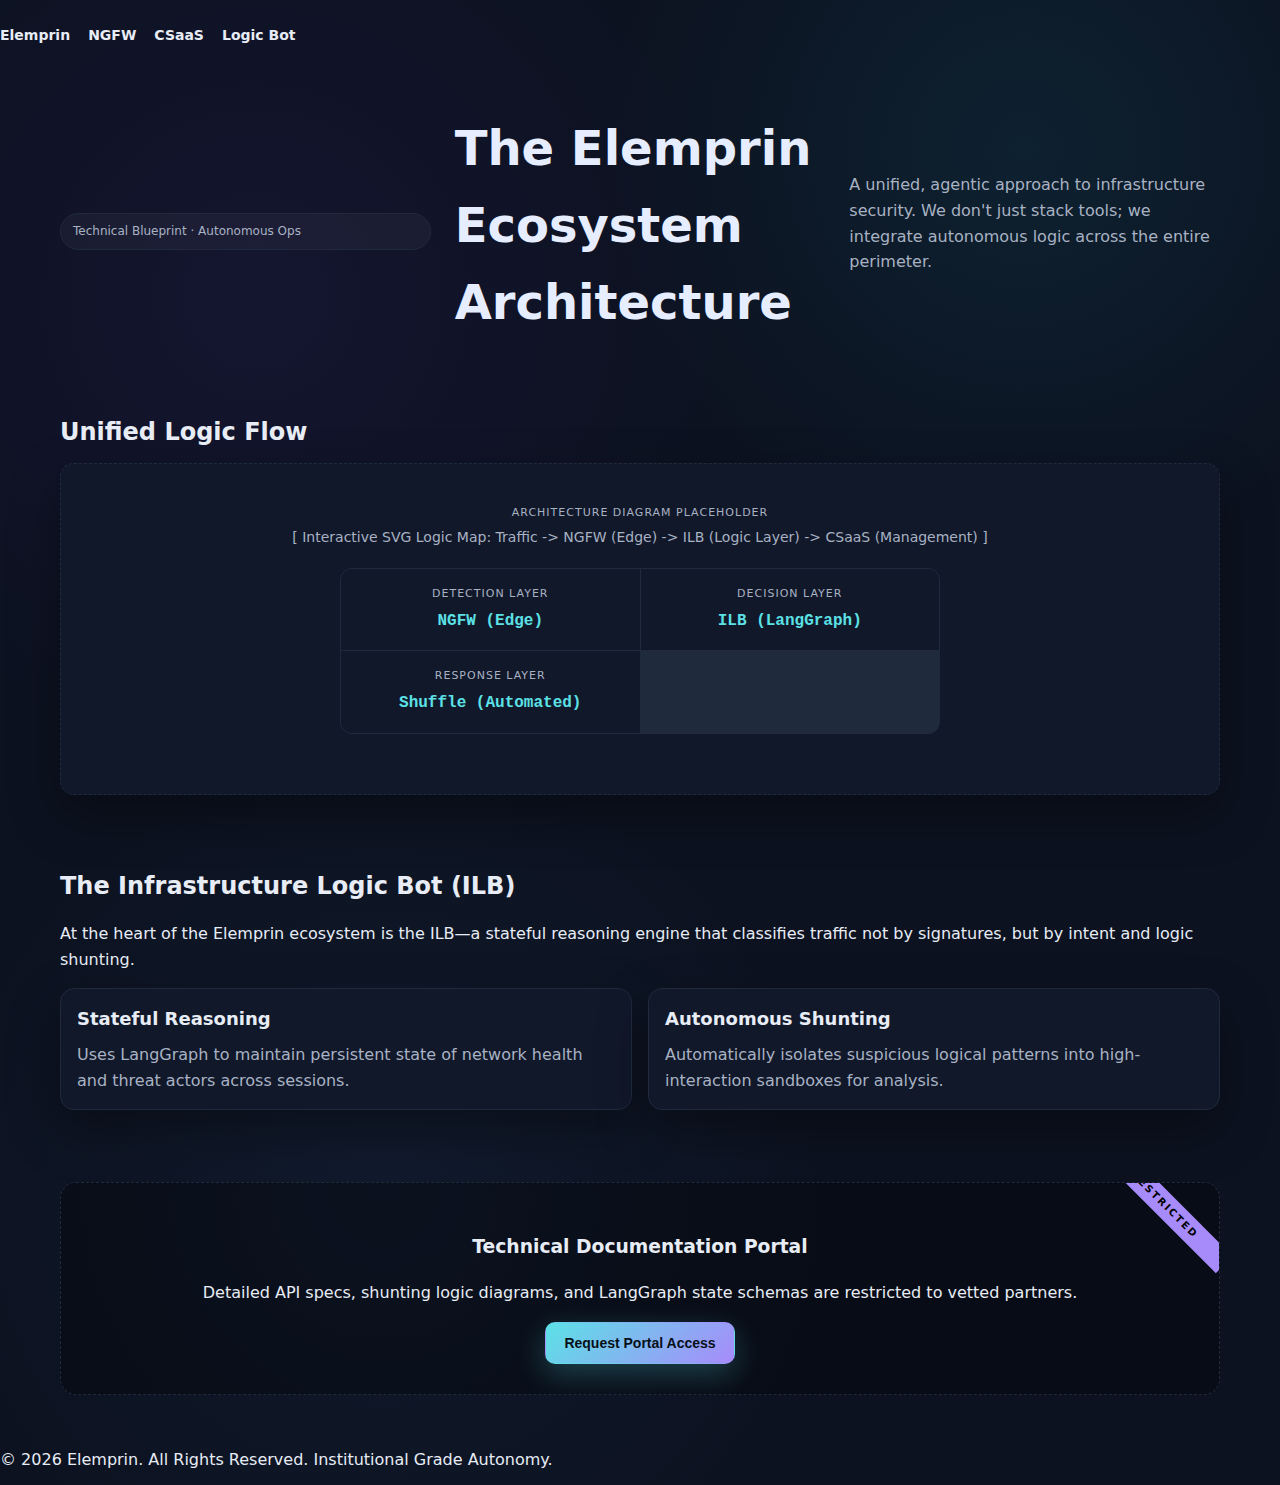
<file: architecture.html>
<!DOCTYPE html>
<html lang="en">
<head>
    <meta charset="UTF-8">
    <meta name="viewport" content="width=device-width, initial-scale=1.0">
    <title>Ecosystem Architecture | Institutional Proof | Elemprin</title>
    <link rel="stylesheet" href="style.css">
</head>
<body class="architecture-page">
    <header>
        <nav>
            <a href="index.html">Elemprin</a>
            <a href="solution-next-gen-firewall.html">NGFW</a>
            <a href="solution-csaas.html">CSaaS</a>
            <a href="#logic">Logic Bot</a>
        </nav>
    </header>

    <main class="container">
        <section class="hero">
            <div class="badge">Technical Blueprint · Autonomous Ops</div>
            <h1>The Elemprin Ecosystem Architecture</h1>
            <p>A unified, agentic approach to infrastructure security. We don't just stack tools; we integrate autonomous logic across the entire perimeter.</p>
        </section>

        <section class="section">
            <h2>Unified Logic Flow</h2>
            <div class="card" style="padding: 40px; border-style: dashed; text-align: center;">
                <div class="spec-label">Architecture Diagram Placeholder</div>
                <p style="color: var(--muted); font-size: 14px;">[ Interactive SVG Logic Map: Traffic -> NGFW (Edge) -> ILB (Logic Layer) -> CSaaS (Management) ]</p>
                <div class="spec-grid" style="max-width: 600px; margin: 20px auto;">
                    <div class="spec-item"><span class="spec-label">Detection Layer</span><span class="spec-value">NGFW (Edge)</span></div>
                    <div class="spec-item"><span class="spec-label">Decision Layer</span><span class="spec-value">ILB (LangGraph)</span></div>
                    <div class="spec-item"><span class="spec-label">Response Layer</span><span class="spec-value">Shuffle (Automated)</span></div>
                </div>
            </div>
        </section>

        <section id="logic" class="section">
            <h2>The Infrastructure Logic Bot (ILB)</h2>
            <p>At the heart of the Elemprin ecosystem is the ILB—a stateful reasoning engine that classifies traffic not by signatures, but by intent and logic shunting.</p>
            <div class="grid">
                <div class="card">
                    <h3>Stateful Reasoning</h3>
                    <p>Uses LangGraph to maintain persistent state of network health and threat actors across sessions.</p>
                </div>
                <div class="card">
                    <h3>Autonomous Shunting</h3>
                    <p>Automatically isolates suspicious logical patterns into high-interaction sandboxes for analysis.</p>
                </div>
            </div>
        </section>

        <section class="section">
            <div class="access-lock">
                <h3>Technical Documentation Portal</h3>
                <p>Detailed API specs, shunting logic diagrams, and LangGraph state schemas are restricted to vetted partners.</p>
                <button class="btn btn-primary">Request Portal Access</button>
            </div>
        </section>
    </main>

    <footer>
        <p>&copy; 2026 Elemprin. All Rights Reserved. Institutional Grade Autonomy.</p>
    </footer>
</body>
</html>
</file>
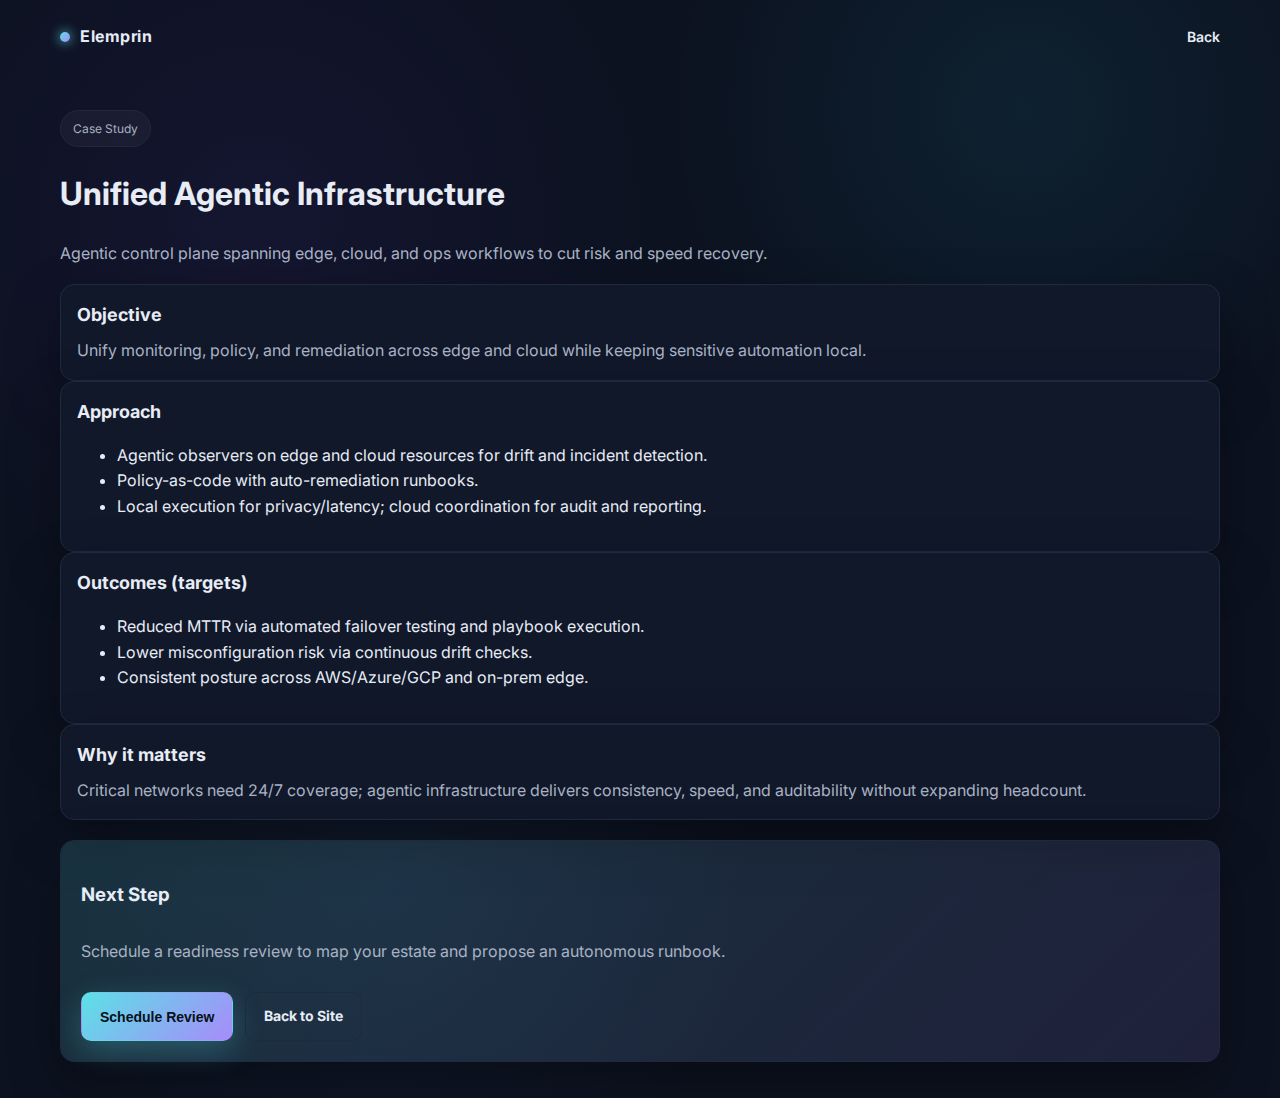
<file: case-study-unified.html>
<!DOCTYPE html>
<html lang="en">
<head>
  <meta charset="UTF-8" />
  <meta name="viewport" content="width=device-width, initial-scale=1.0" />
  <title>Case Study | Unified Agentic Infrastructure</title>
  <link rel="preconnect" href="https://fonts.googleapis.com" />
  <link rel="preconnect" href="https://fonts.gstatic.com" crossorigin />
  <link href="https://fonts.googleapis.com/css2?family=Inter:wght@400;500;600;700&display=swap" rel="stylesheet" />
  <link rel="stylesheet" href="style.css" />
</head>
<body>
  <div class="container">
    <header>
      <div class="logo"><span class="logo-dot"></span>Elemprin</div>
      <nav>
        <a href="index.html#case">Back</a>
      </nav>
    </header>

    <section class="section">
      <div class="badge">Case Study</div>
      <h1>Unified Agentic Infrastructure</h1>
      <p class="lead">Agentic control plane spanning edge, cloud, and ops workflows to cut risk and speed recovery.</p>

      <div class="card">
        <h3>Objective</h3>
        <p>Unify monitoring, policy, and remediation across edge and cloud while keeping sensitive automation local.</p>
      </div>

      <div class="card">
        <h3>Approach</h3>
        <ul>
          <li>Agentic observers on edge and cloud resources for drift and incident detection.</li>
          <li>Policy-as-code with auto-remediation runbooks.</li>
          <li>Local execution for privacy/latency; cloud coordination for audit and reporting.</li>
        </ul>
      </div>

      <div class="card">
        <h3>Outcomes (targets)</h3>
        <ul>
          <li>Reduced MTTR via automated failover testing and playbook execution.</li>
          <li>Lower misconfiguration risk via continuous drift checks.</li>
          <li>Consistent posture across AWS/Azure/GCP and on-prem edge.</li>
        </ul>
      </div>

      <div class="card">
        <h3>Why it matters</h3>
        <p>Critical networks need 24/7 coverage; agentic infrastructure delivers consistency, speed, and auditability without expanding headcount.</p>
      </div>

      <div class="footer-cta" style="margin-top:20px;">
        <h3>Next Step</h3>
        <p class="lead">Schedule a readiness review to map your estate and propose an autonomous runbook.</p>
        <div class="ctas">
          <button class="btn btn-primary">Schedule Review</button>
          <a class="btn btn-secondary" href="index.html#contact">Back to Site</a>
        </div>
      </div>
    </section>
  </div>
</body>
</html>
</file>
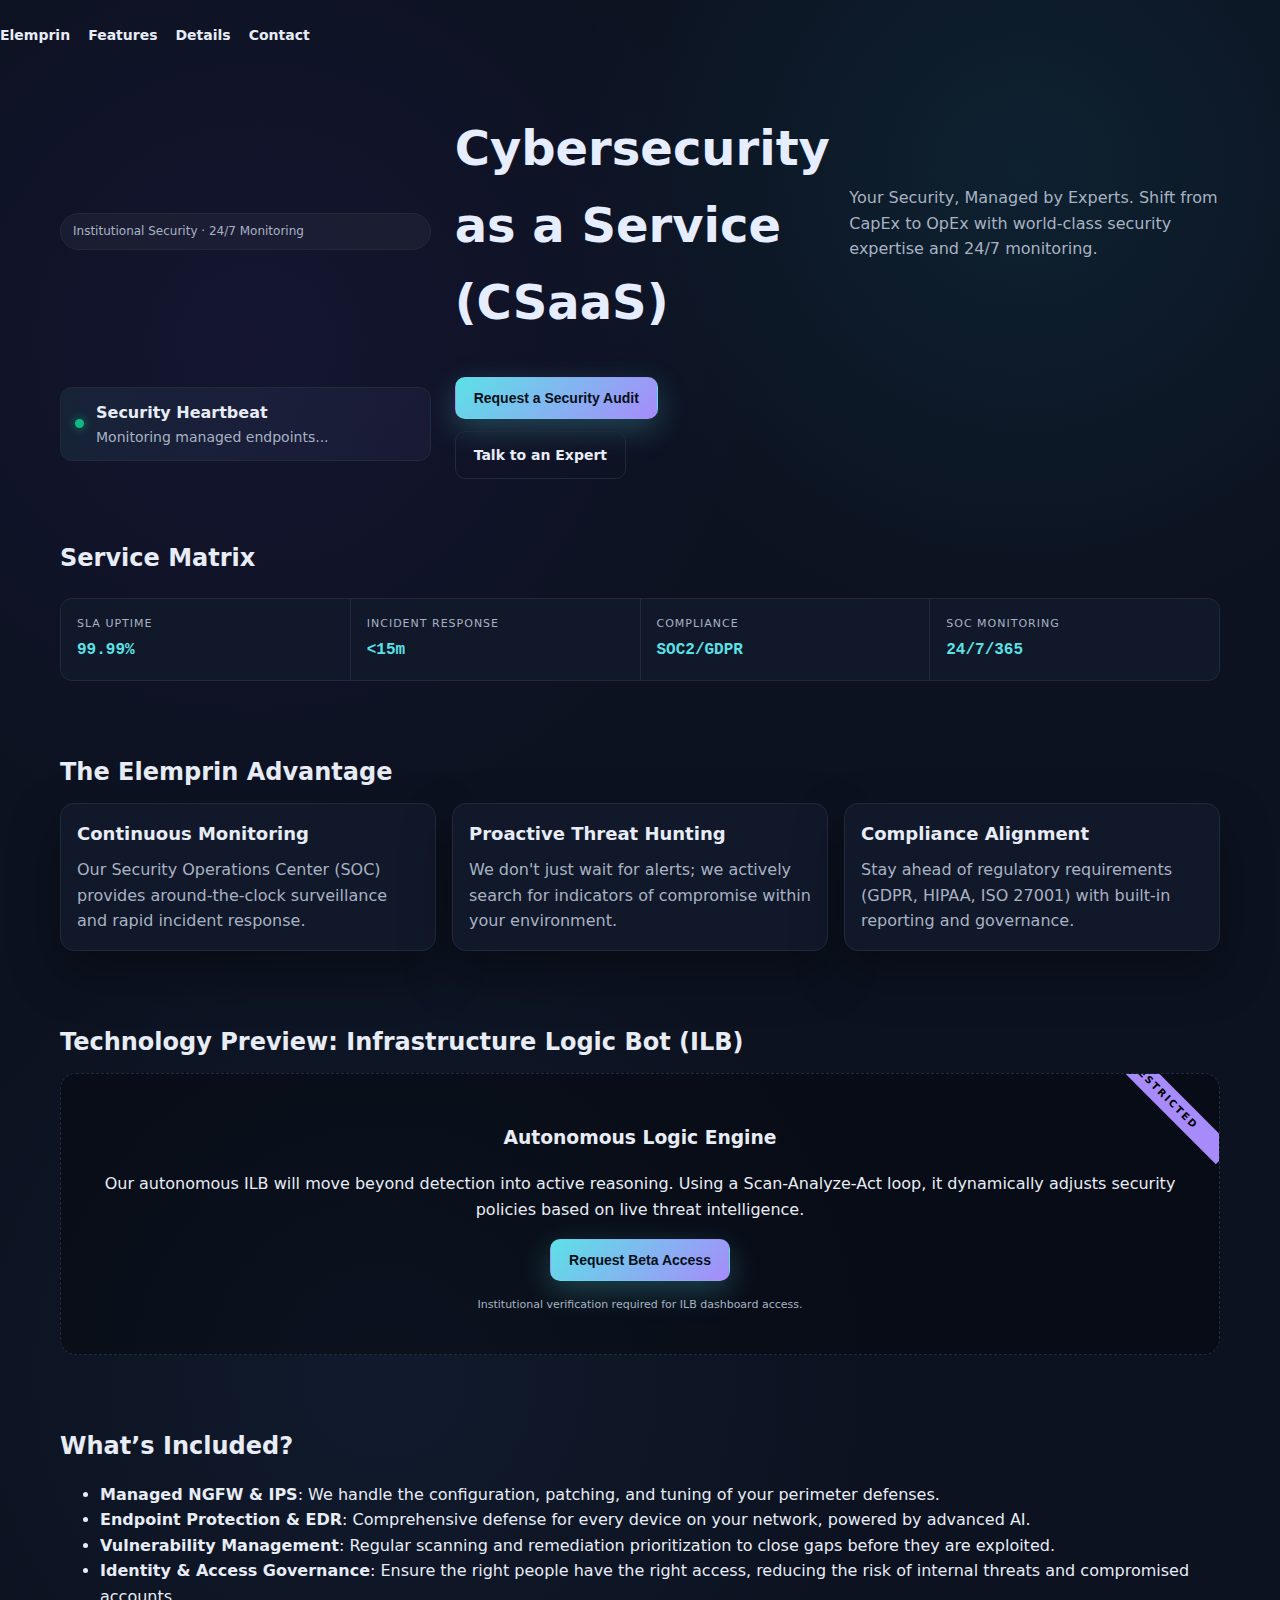
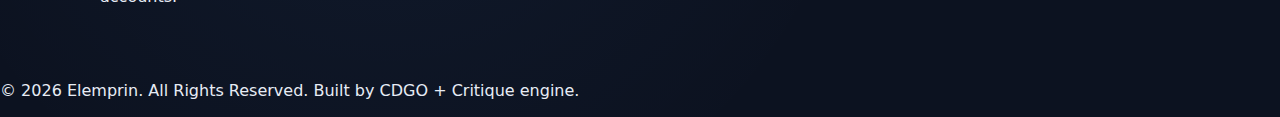
<file: solution-csaas.html>
<!DOCTYPE html>
<html lang="en">
<head>
    <meta charset="UTF-8">
    <meta name="viewport" content="width=device-width, initial-scale=1.0">
    <title>Cybersecurity as a Service (CSaaS) | Managed Protection | Elemprin</title>
    <link rel="stylesheet" href="style.css">
    <meta name="description" content="Elemprin’s Cybersecurity as a Service (CSaaS) allows you to shift from CapEx to OpEx while gaining access to world-class security expertise and 24/7 monitoring.">
</head>
<body class="solution-page">
    <header>
        <nav>
            <a href="index.html">Elemprin</a>
            <a href="#features">Features</a>
            <a href="#details">Details</a>
            <a href="#contact">Contact</a>
        </nav>
    </header>

    <main class="container">
        <section class="hero">
            <div class="badge">Institutional Security · 24/7 Monitoring</div>
            <h1>Cybersecurity as a Service (CSaaS)</h1>
            <p>Your Security, Managed by Experts. Shift from CapEx to OpEx with world-class security expertise and 24/7 monitoring.</p>
            <div class="status-bar">
                <div class="status-inner">
                    <div class="status-dot"></div>
                    <div>
                        <div class="status-text">Security Heartbeat</div>
                        <div class="status-rotating" id="status-rotating">Monitoring managed endpoints...</div>
                    </div>
                </div>
            </div>
            <div class="ctas">
                <button class="btn btn-primary">Request a Security Audit</button>
                <a href="index.html#contact" class="btn btn-secondary">Talk to an Expert</a>
            </div>
        </section>

        <section class="section">
            <h2>Service Matrix</h2>
            <div class="spec-grid">
                <div class="spec-item"><span class="spec-label">SLA Uptime</span><span class="spec-value">99.99%</span></div>
                <div class="spec-item"><span class="spec-label">Incident Response</span><span class="spec-value">&lt;15m</span></div>
                <div class="spec-item"><span class="spec-label">Compliance</span><span class="spec-value">SOC2/GDPR</span></div>
                <div class="spec-item"><span class="spec-label">SOC Monitoring</span><span class="spec-value">24/7/365</span></div>
            </div>
        </section>

        <section id="features" class="section">
            <h2>The Elemprin Advantage</h2>
            <div class="grid">
                <div class="card">
                    <h3>Continuous Monitoring</h3>
                    <p>Our Security Operations Center (SOC) provides around-the-clock surveillance and rapid incident response.</p>
                </div>
                <div class="card">
                    <h3>Proactive Threat Hunting</h3>
                    <p>We don't just wait for alerts; we actively search for indicators of compromise within your environment.</p>
                </div>
                <div class="card">
                    <h3>Compliance Alignment</h3>
                    <p>Stay ahead of regulatory requirements (GDPR, HIPAA, ISO 27001) with built-in reporting and governance.</p>
                </div>
            </div>
        </section>

        <section class="section">
            <h2>Technology Preview: Infrastructure Logic Bot (ILB)</h2>
            <div class="access-lock">
                <h3>Autonomous Logic Engine</h3>
                <p>Our autonomous ILB will move beyond detection into active reasoning. Using a Scan-Analyze-Act loop, it dynamically adjusts security policies based on live threat intelligence.</p>
                <button class="btn btn-primary">Request Beta Access</button>
                <p style="font-size: 11px; margin-top: 15px; color: var(--muted);">Institutional verification required for ILB dashboard access.</p>
            </div>
        </section>

        <section id="details" class="section">
            <h2>What’s Included?</h2>
            <ul>
                <li><strong>Managed NGFW & IPS</strong>: We handle the configuration, patching, and tuning of your perimeter defenses.</li>
                <li><strong>Endpoint Protection & EDR</strong>: Comprehensive defense for every device on your network, powered by advanced AI.</li>
                <li><strong>Vulnerability Management</strong>: Regular scanning and remediation prioritization to close gaps before they are exploited.</li>
                <li><strong>Identity & Access Governance</strong>: Ensure the right people have the right access, reducing the risk of internal threats and compromised accounts.</li>
            </ul>
        </section>
    </main>

    <footer>
        <p>&copy; 2026 Elemprin. All Rights Reserved. Built by CDGO + Critique engine.</p>
    </footer>

    <script>
        const items = [
          'Monitoring managed endpoints...',
          'Analyzing flow data...',
          'Syncing threat intelligence...',
          'Verifying compliance status...',
          'Heartbeat stable.'
        ];
        let idx = 0;
        setInterval(() => {
          idx = (idx + 1) % items.length;
          const el = document.getElementById('status-rotating');
          if (el) el.textContent = items[idx];
        }, 6500);
    </script>
</body>
</html>
</file>
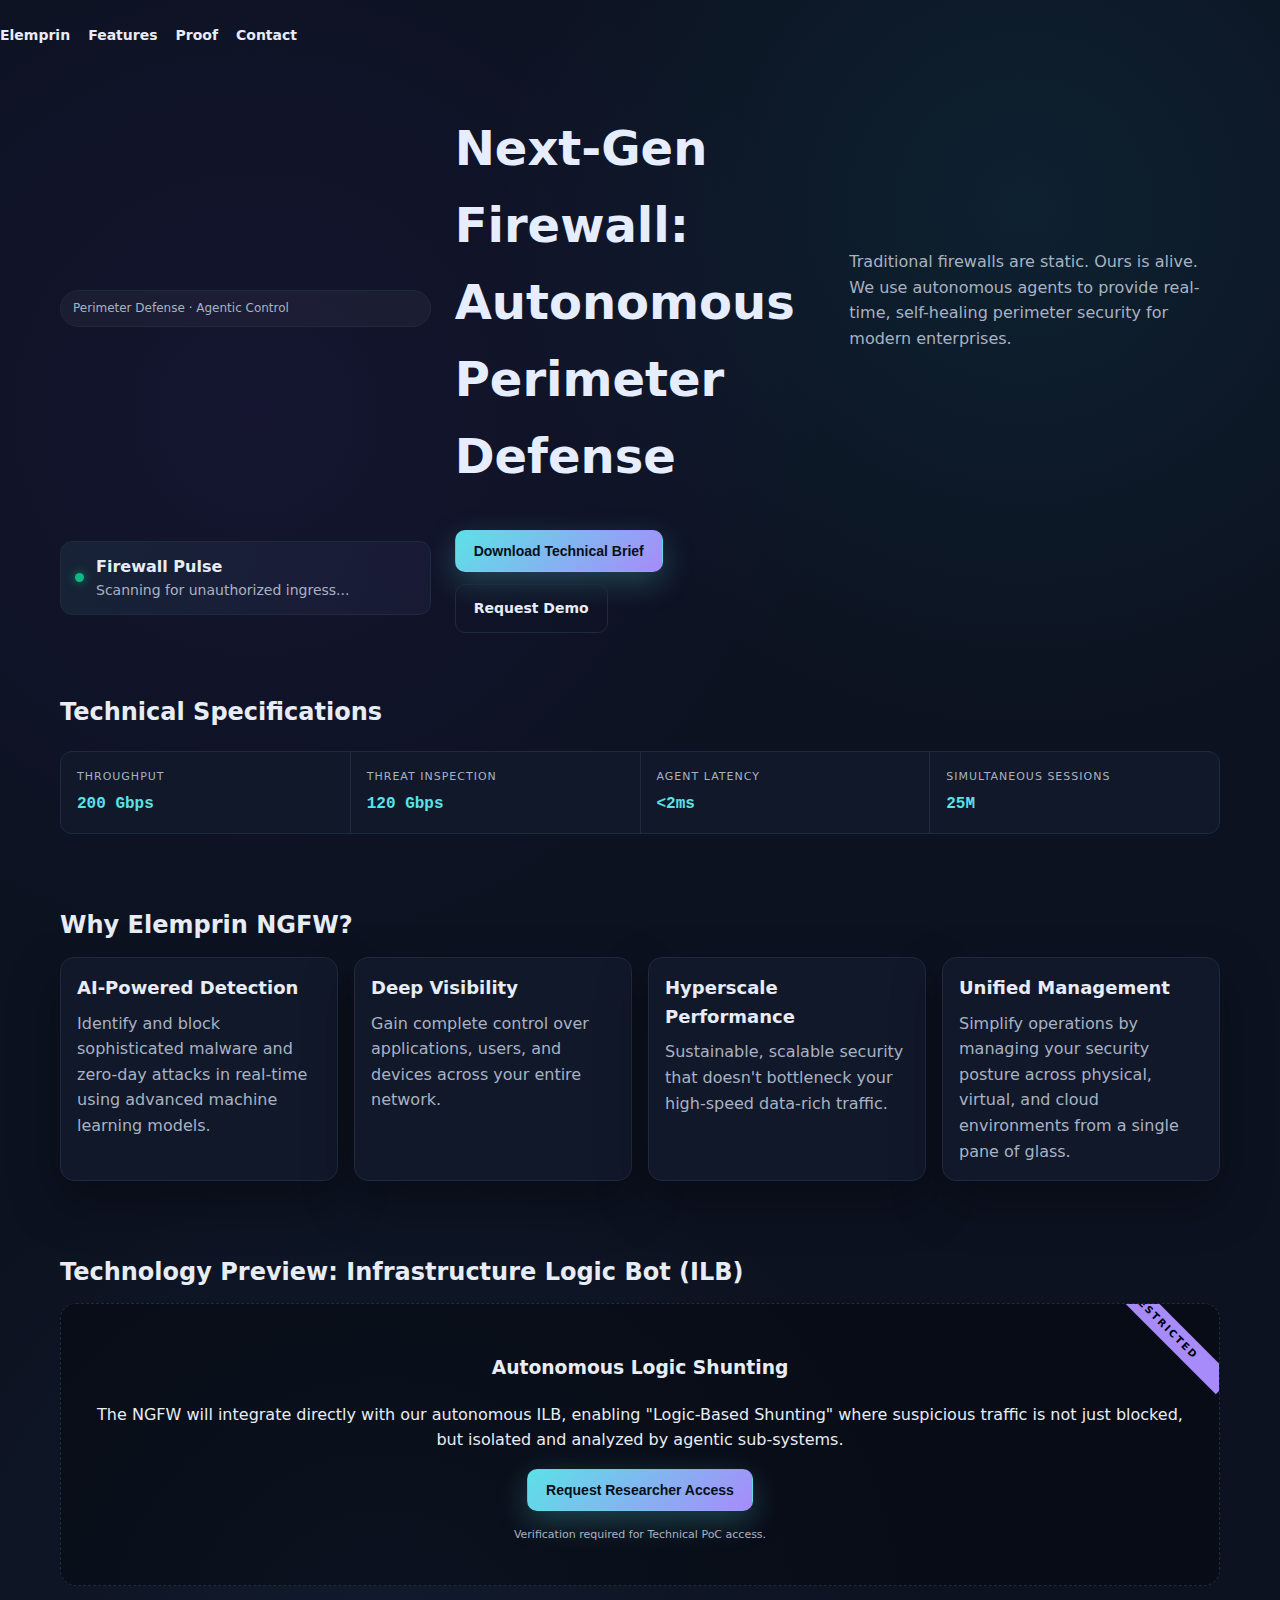
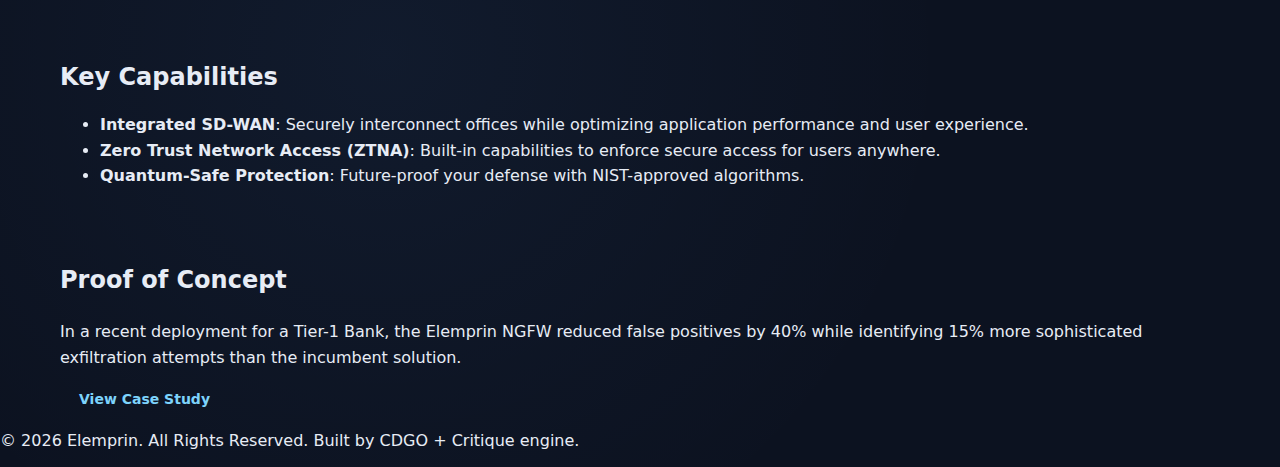
<file: solution-next-gen-firewall.html>
<!DOCTYPE html>
<html lang="en">
<head>
    <meta charset="UTF-8">
    <meta name="viewport" content="width=device-width, initial-scale=1.0">
    <title>Next-Gen Firewall | Autonomous Cybersecurity | Elemprin</title>
    <link rel="stylesheet" href="style.css">
    <meta name="description" content="Elemprin's Next-Gen Firewall (NGFW) uses autonomous agents to provide real-time, self-healing perimeter security for modern enterprises.">
</head>
<body class="solution-page">
    <header>
        <nav>
            <a href="index.html">Elemprin</a>
            <a href="#features">Features</a>
            <a href="#proof">Proof</a>
            <a href="#contact">Contact</a>
        </nav>
    </header>

    <main class="container">
        <section class="hero">
            <div class="badge">Perimeter Defense · Agentic Control</div>
            <h1>Next-Gen Firewall: Autonomous Perimeter Defense</h1>
            <p>Traditional firewalls are static. Ours is alive. We use autonomous agents to provide real-time, self-healing perimeter security for modern enterprises.</p>
            <div class="status-bar">
                <div class="status-inner">
                    <div class="status-dot"></div>
                    <div>
                        <div class="status-text">Firewall Pulse</div>
                        <div class="status-rotating" id="status-rotating">Scanning for unauthorized ingress...</div>
                    </div>
                </div>
            </div>
            <div class="ctas">
                <button class="btn btn-primary">Download Technical Brief</button>
                <a href="index.html#contact" class="btn btn-secondary">Request Demo</a>
            </div>
        </section>

        <section class="section">
            <h2>Technical Specifications</h2>
            <div class="spec-grid">
                <div class="spec-item"><span class="spec-label">Throughput</span><span class="spec-value">200 Gbps</span></div>
                <div class="spec-item"><span class="spec-label">Threat Inspection</span><span class="spec-value">120 Gbps</span></div>
                <div class="spec-item"><span class="spec-label">Agent Latency</span><span class="spec-value">&lt;2ms</span></div>
                <div class="spec-item"><span class="spec-label">Simultaneous Sessions</span><span class="spec-value">25M</span></div>
            </div>
        </section>

        <section id="features" class="section">
            <h2>Why Elemprin NGFW?</h2>
            <div class="grid">
                <div class="card">
                    <h3>AI-Powered Detection</h3>
                    <p>Identify and block sophisticated malware and zero-day attacks in real-time using advanced machine learning models.</p>
                </div>
                <div class="card">
                    <h3>Deep Visibility</h3>
                    <p>Gain complete control over applications, users, and devices across your entire network.</p>
                </div>
                <div class="card">
                    <h3>Hyperscale Performance</h3>
                    <p>Sustainable, scalable security that doesn't bottleneck your high-speed data-rich traffic.</p>
                </div>
                <div class="card">
                    <h3>Unified Management</h3>
                    <p>Simplify operations by managing your security posture across physical, virtual, and cloud environments from a single pane of glass.</p>
                </div>
            </div>
        </section>

        <section class="section">
            <h2>Technology Preview: Infrastructure Logic Bot (ILB)</h2>
            <div class="access-lock">
                <h3>Autonomous Logic Shunting</h3>
                <p>The NGFW will integrate directly with our autonomous ILB, enabling "Logic-Based Shunting" where suspicious traffic is not just blocked, but isolated and analyzed by agentic sub-systems.</p>
                <button class="btn btn-primary">Request Researcher Access</button>
                <p style="font-size: 11px; margin-top: 15px; color: var(--muted);">Verification required for Technical PoC access.</p>
            </div>
        </section>

        <section id="capabilities" class="section">
            <h2>Key Capabilities</h2>
            <ul>
                <li><strong>Integrated SD-WAN</strong>: Securely interconnect offices while optimizing application performance and user experience.</li>
                <li><strong>Zero Trust Network Access (ZTNA)</strong>: Built-in capabilities to enforce secure access for users anywhere.</li>
                <li><strong>Quantum-Safe Protection</strong>: Future-proof your defense with NIST-approved algorithms.</li>
            </ul>
        </section>

        <section id="proof" class="proof-section">
            <h2>Proof of Concept</h2>
            <p>In a recent deployment for a Tier-1 Bank, the Elemprin NGFW reduced false positives by 40% while identifying 15% more sophisticated exfiltration attempts than the incumbent solution.</p>
            <a href="case-study-unified.html" class="btn">View Case Study</a>
        </section>
    </main>

    <footer>
        <p>&copy; 2026 Elemprin. All Rights Reserved. Built by CDGO + Critique engine.</p>
    </footer>

    <script>
        const items = [
          'Scanning for unauthorized ingress...',
          'Updating stateful rules...',
          'Analyzing payload signatures...',
          'Verifying edge isolation...',
          'Pulse stable.'
        ];
        let idx = 0;
        setInterval(() => {
          idx = (idx + 1) % items.length;
          const el = document.getElementById('status-rotating');
          if (el) el.textContent = items[idx];
        }, 6500);
    </script>
</body>
</html>
</file>
<file: style.css>
/* Elemprin site styles - modern, responsive, accessible */
:root {
  --bg: #0c1220;
  --bg-alt: #0f172a;
  --card: #11182a;
  --muted: #a8b2c3;
  --text: #e7ecf5;
  --accent: #5ce1e6;
  --accent-2: #7dd3fc;
  --accent-3: #a78bfa;
  --border: #1f2a3d;
  --shadow: 0 20px 50px rgba(0,0,0,0.35);
}
* { box-sizing: border-box; }
body {
  margin: 0;
  font-family: 'Inter', system-ui, -apple-system, sans-serif;
  background: radial-gradient(circle at 20% 20%, rgba(124, 58, 237, 0.08), transparent 30%),
              radial-gradient(circle at 80% 10%, rgba(34, 211, 238, 0.08), transparent 25%),
              radial-gradient(circle at 30% 80%, rgba(96, 165, 250, 0.06), transparent 30%),
              var(--bg);
  color: var(--text);
  line-height: 1.6;
}
a { color: var(--accent-2); text-decoration: none; }
a:hover { text-decoration: underline; }
.container { max-width: 1200px; margin: 0 auto; padding: 0 20px; }
header { display: flex; align-items: center; justify-content: space-between; padding: 24px 0; }
.logo { font-weight: 700; letter-spacing: 0.5px; display: flex; align-items: center; gap: 10px; }
.logo-dot { width: 10px; height: 10px; border-radius: 50%; background: linear-gradient(135deg, var(--accent), var(--accent-3)); box-shadow: 0 0 12px var(--accent); }
nav { display: flex; gap: 18px; font-size: 14px; color: var(--muted); }
nav a { color: var(--text); font-weight: 600; }
.hero { padding: 40px 0 24px; display: grid; grid-template-columns: repeat(auto-fit, minmax(320px, 1fr)); gap: 24px; align-items: center; }
.hero h1 { font-size: clamp(32px, 5vw, 48px); margin: 0 0 12px; color: #e5edff; }
.hero p { color: var(--muted); margin: 0 0 16px; }
.ctas { display: flex; gap: 12px; flex-wrap: wrap; }
.btn { padding: 12px 18px; border-radius: 10px; border: 1px solid transparent; font-weight: 700; font-size: 14px; cursor: pointer; transition: transform 150ms ease, box-shadow 150ms ease; }
.btn-primary { background: linear-gradient(135deg, var(--accent), var(--accent-3)); color: #071019; box-shadow: 0 10px 30px rgba(92, 225, 230, 0.25); }
.btn-secondary { background: transparent; border-color: var(--border); color: var(--text); }
.btn-ghost { background: rgba(255,255,255,0.04); border-color: var(--border); color: var(--text); }
.btn:hover { transform: translateY(-1px); box-shadow: 0 10px 30px rgba(0,0,0,0.3); }
.badge { display: inline-flex; align-items: center; gap: 8px; padding: 8px 12px; background: rgba(255,255,255,0.04); border: 1px solid var(--border); border-radius: 999px; color: var(--muted); font-size: 12px; }

.status-bar { margin: 10px 0 18px; border: 1px solid var(--border); border-radius: 12px; background: linear-gradient(90deg, rgba(92, 225, 230, 0.07), rgba(167, 139, 250, 0.05)); overflow: hidden; }
.status-inner { display: flex; align-items: center; gap: 12px; padding: 12px 14px; }
.status-dot { width: 9px; height: 9px; border-radius: 50%; background: #10b981; box-shadow: 0 0 10px rgba(16, 185, 129, 0.7); }
.status-text { font-weight: 600; color: var(--text); }
.status-rotating { color: var(--muted); font-size: 14px; }

.section { padding: 36px 0; }
.section h2 { margin: 0 0 12px; font-size: 24px; }
.section p.lead { color: var(--muted); margin: 0 0 18px; }
.grid { display: grid; grid-template-columns: repeat(auto-fit, minmax(240px, 1fr)); gap: 16px; }
.card { background: var(--card); border: 1px solid var(--border); border-radius: 14px; padding: 16px; box-shadow: var(--shadow); }
.card h3 { margin: 0 0 8px; font-size: 18px; }
.card p { margin: 0; color: var(--muted); }

.pill { display: inline-block; padding: 6px 10px; border-radius: 999px; background: rgba(255,255,255,0.05); border: 1px solid var(--border); color: var(--muted); font-size: 12px; }
.stack-logos { display: flex; gap: 10px; flex-wrap: wrap; }
.stack-item { background: var(--card); border: 1px solid var(--border); border-radius: 10px; padding: 10px 12px; color: var(--text); font-weight: 600; }
.metrics { display: grid; grid-template-columns: repeat(auto-fit, minmax(160px, 1fr)); gap: 12px; margin-top: 12px; }
.metric { background: rgba(92, 225, 230, 0.08); border: 1px solid var(--border); border-radius: 10px; padding: 12px; color: var(--text); }
.metric span { display: block; color: var(--muted); font-size: 12px; }

.footer-cta { display: flex; flex-direction: column; gap: 10px; align-items: flex-start; background: linear-gradient(135deg, rgba(92, 225, 230, 0.15), rgba(167, 139, 250, 0.12)); border: 1px solid var(--border); border-radius: 14px; padding: 20px; box-shadow: var(--shadow); }
.footer { padding: 24px 0 40px; color: var(--muted); font-size: 13px; }

@media (max-width: 720px) {
  header { flex-direction: column; align-items: flex-start; gap: 10px; }
  nav { flex-wrap: wrap; }
}

/* Media additions */
.hero-img { position: relative; }
.hero-img img { width: 100%; border-radius: 16px; border: 1px solid var(--border); box-shadow: var(--shadow); object-fit: cover; max-height: 340px; }
.hero-img::after { content: ""; position: absolute; inset: 12px; border: 1px solid rgba(255,255,255,0.06); border-radius: 16px; pointer-events: none; }
.card img.thumb { width: 100%; border-radius: 12px; border: 1px solid var(--border); margin-bottom: 10px; object-fit: cover; max-height: 160px; }

/* Institutional Components */
.spec-grid { display: grid; grid-template-columns: repeat(auto-fit, minmax(200px, 1fr)); gap: 1px; background: var(--border); border: 1px solid var(--border); border-radius: 12px; overflow: hidden; margin-top: 20px; }
.spec-item { background: var(--card); padding: 16px; }
.spec-label { display: block; font-size: 11px; text-transform: uppercase; color: var(--muted); letter-spacing: 1px; margin-bottom: 4px; }
.spec-value { font-weight: 700; color: var(--accent); font-family: 'JetBrains Mono', monospace, ui-monospace; }

.access-lock { background: rgba(0,0,0,0.3); border: 1px dashed var(--border); padding: 30px; border-radius: 16px; text-align: center; position: relative; overflow: hidden; }
.access-lock::before { content: "RESTRICTED"; position: absolute; top: 10px; right: -30px; background: var(--accent-3); color: #000; padding: 4px 40px; transform: rotate(45deg); font-size: 10px; font-weight: 900; letter-spacing: 2px; }

/* Logo image */
.logo img.logo-img { height: 28px; width: auto; filter: drop-shadow(0 0 6px rgba(92, 225, 230, 0.35)); }
</file>
